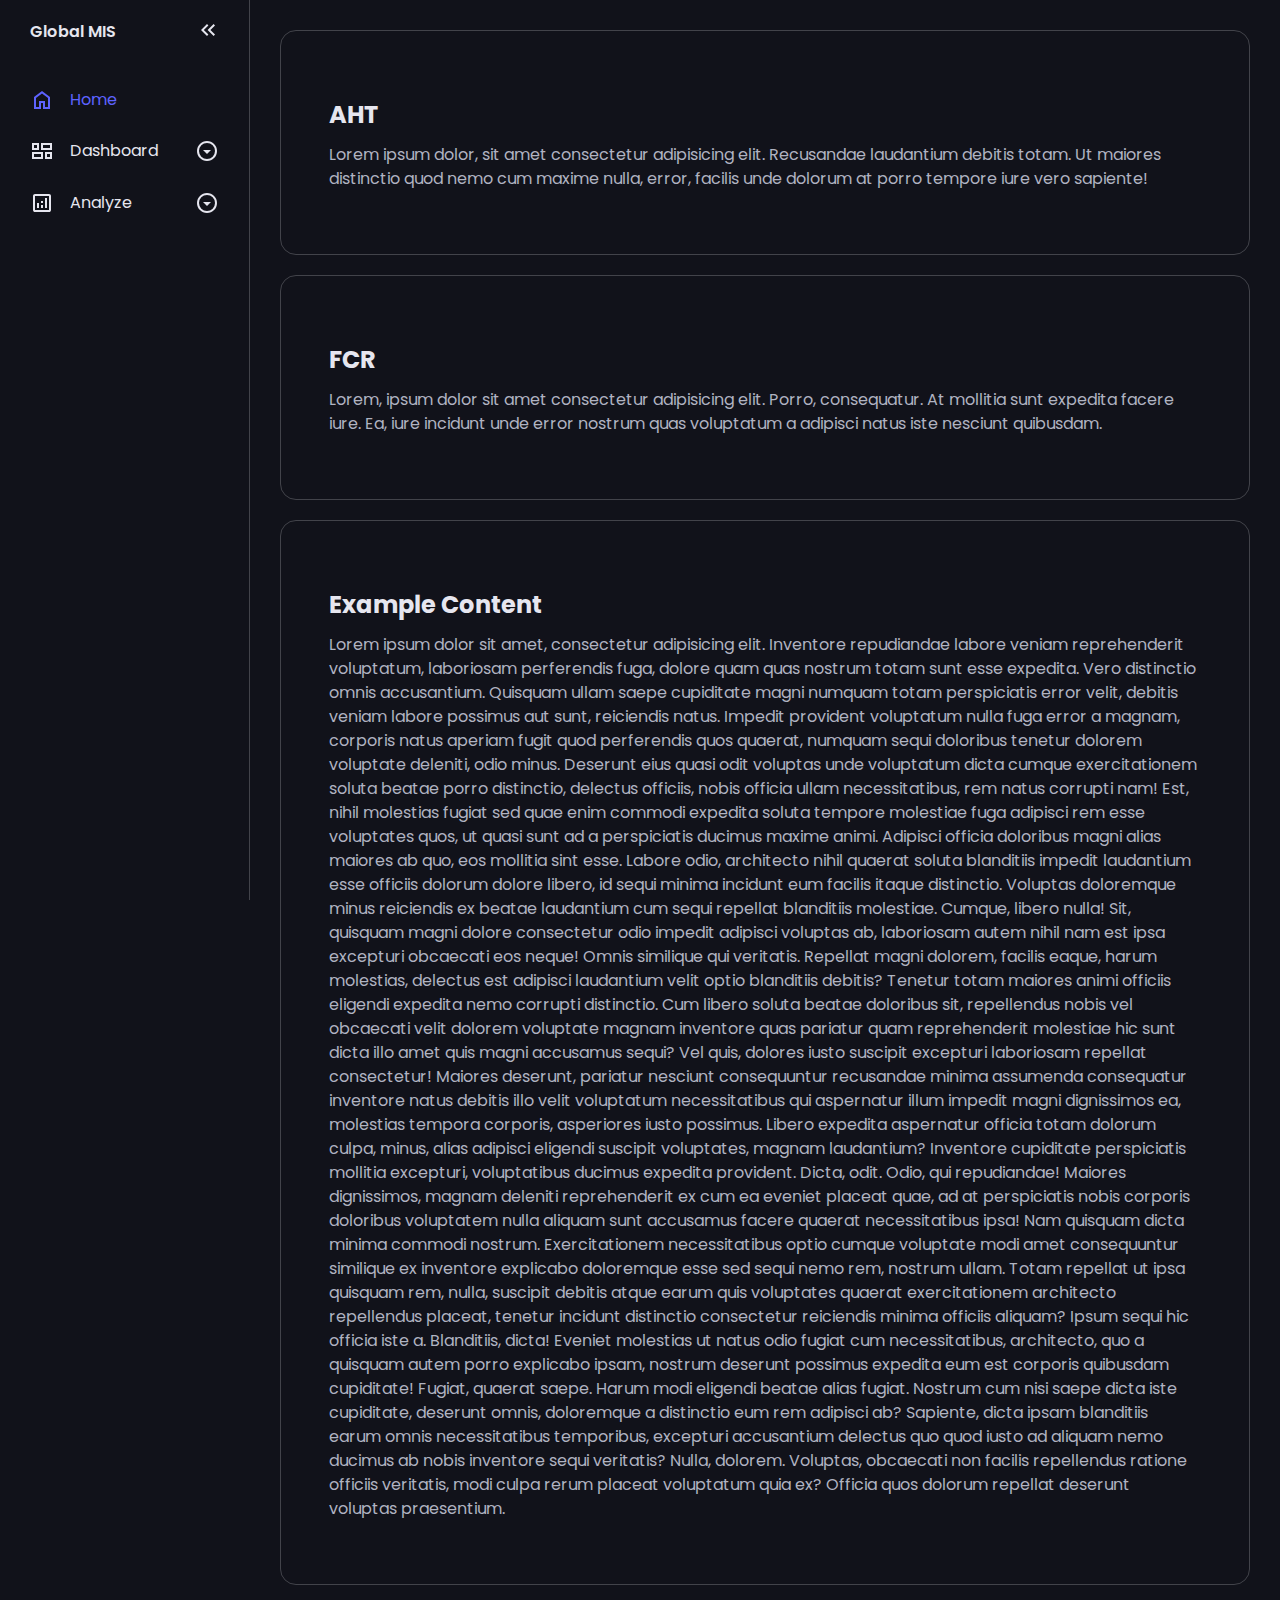
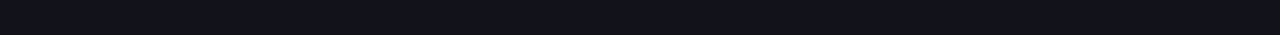
<file: index.html>
<!DOCTYPE html>
<html lang="en">
<head>
    <meta charset="UTF-8">
    <meta name="viewport" content="width=device-width, initial-scale=1.0">
    <title>Home</title>
    <link rel="stylesheet" href="style.css">
    <script type="text/javascript" src="script.js" defer></script>
</head>
<body>
    <nav id="sidebar">
        <ul>
            <li>
                <span class="logo">Global MIS</span>
                <button onclick=toggleSidebar() id="toggle-btn">
                    <svg xmlns="http://www.w3.org/2000/svg" height="24px" viewBox="0 -960 960 960" width="24px" fill="#4B77D1"><path d="M440-240 200-480l240-240 56 56-183 184 183 184-56 56Zm264 0L464-480l240-240 56 56-183 184 183 184-56 56Z"/></svg>
                </button>
            </li>
            <li class="active">
                <a href="index.html">
                    <svg xmlns="http://www.w3.org/2000/svg" height="24px" viewBox="0 -960 960 960" width="24px" fill="#4B77D1"><path d="M240-200h120v-240h240v240h120v-360L480-740 240-560v360Zm-80 80v-480l320-240 320 240v480H520v-240h-80v240H160Zm320-350Z"/></svg>
                    <span>Home</span>
                </a>
            </li>
            <li>
                <button onclick=toggleSubMenu(this) class="dropdown-btn">
                    <svg xmlns="http://www.w3.org/2000/svg" height="24px" viewBox="0 -960 960 960" width="24px" fill="#4B77D1"><path d="M600-160v-280h280v280H600ZM440-520v-280h440v280H440ZM80-160v-280h440v280H80Zm0-360v-280h280v280H80Zm440-80h280v-120H520v120ZM160-240h280v-120H160v120Zm520 0h120v-120H680v120ZM160-600h120v-120H160v120Zm360 0Zm-80 240Zm240 0ZM280-600Z"/></svg>
                    <span>Dashboard</span>
                    <svg xmlns="http://www.w3.org/2000/svg" height="24px" viewBox="0 -960 960 960" width="24px" fill="#4B77D1"><path d="m480-360 160-160H320l160 160Zm0 280q-83 0-156-31.5T197-197q-54-54-85.5-127T80-480q0-83 31.5-156T197-763q54-54 127-85.5T480-880q83 0 156 31.5T763-763q54 54 85.5 127T880-480q0 83-31.5 156T763-197q-54 54-127 85.5T480-80Zm0-80q134 0 227-93t93-227q0-134-93-227t-227-93q-134 0-227 93t-93 227q0 134 93 227t227 93Zm0-320Z"/></svg>
                </button>
                <ul class="sub-menu">
                <div>
                    <li>
                        <a href="site.html">
                            <svg xmlns="http://www.w3.org/2000/svg" height="24px" viewBox="0 -960 960 960" width="24px" fill="#4B77D1"><path d="M120-120v-560h240v-80l120-120 120 120v240h240v400H120Zm80-80h80v-80h-80v80Zm0-160h80v-80h-80v80Zm0-160h80v-80h-80v80Zm240 320h80v-80h-80v80Zm0-160h80v-80h-80v80Zm0-160h80v-80h-80v80Zm0-160h80v-80h-80v80Zm240 480h80v-80h-80v80Zm0-160h80v-80h-80v80Z"/></svg>
                            <span>Site</span>
                        </a>
                    </li>
                    <li>
                        <a href="team.html">
                            <svg xmlns="http://www.w3.org/2000/svg" height="24px" viewBox="0 -960 960 960" width="24px" fill="#4B77D1"><path d="M0-240v-63q0-43 44-70t116-27q13 0 25 .5t23 2.5q-14 21-21 44t-7 48v65H0Zm240 0v-65q0-32 17.5-58.5T307-410q32-20 76.5-30t96.5-10q53 0 97.5 10t76.5 30q32 20 49 46.5t17 58.5v65H240Zm540 0v-65q0-26-6.5-49T754-397q11-2 22.5-2.5t23.5-.5q72 0 116 26.5t44 70.5v63H780Zm-455-80h311q-10-20-55.5-35T480-370q-55 0-100.5 15T325-320ZM160-440q-33 0-56.5-23.5T80-520q0-34 23.5-57t56.5-23q34 0 57 23t23 57q0 33-23 56.5T160-440Zm640 0q-33 0-56.5-23.5T720-520q0-34 23.5-57t56.5-23q34 0 57 23t23 57q0 33-23 56.5T800-440Zm-320-40q-50 0-85-35t-35-85q0-51 35-85.5t85-34.5q51 0 85.5 34.5T600-600q0 50-34.5 85T480-480Zm0-80q17 0 28.5-11.5T520-600q0-17-11.5-28.5T480-640q-17 0-28.5 11.5T440-600q0 17 11.5 28.5T480-560Zm1 240Zm-1-280Z"/></svg>
                            <span>Team</span>
                        </a>
                    </li>
                    <li>
                        <a href="individual.html">
                            <svg xmlns="http://www.w3.org/2000/svg" height="24px" viewBox="0 -960 960 960" width="24px" fill="#4B77D1"><path d="M440-480q-66 0-113-47t-47-113q0-66 47-113t113-47q66 0 113 47t47 113q0 66-47 113t-113 47Zm0-80q33 0 56.5-23.5T520-640q0-33-23.5-56.5T440-720q-33 0-56.5 23.5T360-640q0 33 23.5 56.5T440-560ZM884-20 756-148q-21 12-45 20t-51 8q-75 0-127.5-52.5T480-300q0-75 52.5-127.5T660-480q75 0 127.5 52.5T840-300q0 27-8 51t-20 45L940-76l-56 56ZM660-200q42 0 71-29t29-71q0-42-29-71t-71-29q-42 0-71 29t-29 71q0 42 29 71t71 29Zm-540 40v-111q0-34 17-63t47-44q51-26 115-44t142-18q-12 18-20.5 38.5T407-359q-60 5-107 20.5T221-306q-10 5-15.5 14.5T200-271v31h207q5 22 13.5 42t20.5 38H120Zm320-480Zm-33 400Z"/></svg>
                            <span>Individual</span>
                        </a>
                    </li>
                </div>
                </ul>
            </li>
            <li>
                <button onclick=toggleSubMenu(this) class="dropdown-btn">
                    <svg xmlns="http://www.w3.org/2000/svg" height="24px" viewBox="0 -960 960 960" width="24px" fill="#4B77D1"><path d="M280-280h80v-200h-80v200Zm320 0h80v-400h-80v400Zm-160 0h80v-120h-80v120Zm0-200h80v-80h-80v80ZM200-120q-33 0-56.5-23.5T120-200v-560q0-33 23.5-56.5T200-840h560q33 0 56.5 23.5T840-760v560q0 33-23.5 56.5T760-120H200Zm0-80h560v-560H200v560Zm0-560v560-560Z"/></svg>
                    <span>Analyze</span>
                    <svg xmlns="http://www.w3.org/2000/svg" height="24px" viewBox="0 -960 960 960" width="24px" fill="#4B77D1"><path d="m480-360 160-160H320l160 160Zm0 280q-83 0-156-31.5T197-197q-54-54-85.5-127T80-480q0-83 31.5-156T197-763q54-54 127-85.5T480-880q83 0 156 31.5T763-763q54 54 85.5 127T880-480q0 83-31.5 156T763-197q-54 54-127 85.5T480-80Zm0-80q134 0 227-93t93-227q0-134-93-227t-227-93q-134 0-227 93t-93 227q0 134 93 227t227 93Zm0-320Z"/></svg>
                </button>
                <ul class="sub-menu">
                <div>
                    <li>
                        <a href="data.html">
                            <svg xmlns="http://www.w3.org/2000/svg" height="24px" viewBox="0 -960 960 960" width="24px" fill="#4B77D1"><path d="M480-320 280-520l56-58 104 104v-326h80v326l104-104 56 58-200 200ZM240-160q-33 0-56.5-23.5T160-240v-120h80v120h480v-120h80v120q0 33-23.5 56.5T720-160H240Z"/></svg>
                            <span>Download Data</span>
                        </a>
                    </li>
                    <li>
                        <a href="report.html">
                            <svg xmlns="http://www.w3.org/2000/svg" height="24px" viewBox="0 -960 960 960" width="24px" fill="#4B77D1"><path d="M480-280q17 0 28.5-11.5T520-320q0-17-11.5-28.5T480-360q-17 0-28.5 11.5T440-320q0 17 11.5 28.5T480-280Zm-40-160h80v-240h-80v240ZM330-120 120-330v-300l210-210h300l210 210v300L630-120H330Zm34-80h232l164-164v-232L596-760H364L200-596v232l164 164Zm116-280Z"/></svg>
                            <span>Report</span>
                        </a>
                    </li>
                </div>
                </ul>
            </li>
        </ul>
    </nav>
    <main>
        <div class="container">
            <h2>AHT</h2>
            <p>Lorem ipsum dolor, sit amet consectetur adipisicing elit. Recusandae laudantium debitis totam. Ut maiores distinctio quod nemo cum maxime nulla, error, facilis unde dolorum at porro tempore iure vero sapiente!</p>
        </div>
        <div class="container">
            <h2>FCR</h2>
            <p>Lorem, ipsum dolor sit amet consectetur adipisicing elit. Porro, consequatur. At mollitia sunt expedita facere iure. Ea, iure incidunt unde error nostrum quas voluptatum a adipisci natus iste nesciunt quibusdam.</p>
        </div>
        <div class="container">
            <h2>Example Content</h2>
            <p>Lorem ipsum dolor sit amet, consectetur adipisicing elit. Inventore repudiandae labore veniam reprehenderit voluptatum, laboriosam perferendis fuga, dolore quam quas nostrum totam sunt esse expedita. Vero distinctio omnis accusantium. Quisquam ullam saepe cupiditate magni numquam totam perspiciatis error velit, debitis veniam labore possimus aut sunt, reiciendis natus. Impedit provident voluptatum nulla fuga error a magnam, corporis natus aperiam fugit quod perferendis quos quaerat, numquam sequi doloribus tenetur dolorem voluptate deleniti, odio minus. Deserunt eius quasi odit voluptas unde voluptatum dicta cumque exercitationem soluta beatae porro distinctio, delectus officiis, nobis officia ullam necessitatibus, rem natus corrupti nam! Est, nihil molestias fugiat sed quae enim commodi expedita soluta tempore molestiae fuga adipisci rem esse voluptates quos, ut quasi sunt ad a perspiciatis ducimus maxime animi. Adipisci officia doloribus magni alias maiores ab quo, eos mollitia sint esse. Labore odio, architecto nihil quaerat soluta blanditiis impedit laudantium esse officiis dolorum dolore libero, id sequi minima incidunt eum facilis itaque distinctio. Voluptas doloremque minus reiciendis ex beatae laudantium cum sequi repellat blanditiis molestiae. Cumque, libero nulla! Sit, quisquam magni dolore consectetur odio impedit adipisci voluptas ab, laboriosam autem nihil nam est ipsa excepturi obcaecati eos neque! Omnis similique qui veritatis. Repellat magni dolorem, facilis eaque, harum molestias, delectus est adipisci laudantium velit optio blanditiis debitis? Tenetur totam maiores animi officiis eligendi expedita nemo corrupti distinctio. Cum libero soluta beatae doloribus sit, repellendus nobis vel obcaecati velit dolorem voluptate magnam inventore quas pariatur quam reprehenderit molestiae hic sunt dicta illo amet quis magni accusamus sequi? Vel quis, dolores iusto suscipit excepturi laboriosam repellat consectetur! Maiores deserunt, pariatur nesciunt consequuntur recusandae minima assumenda consequatur inventore natus debitis illo velit voluptatum necessitatibus qui aspernatur illum impedit magni dignissimos ea, molestias tempora corporis, asperiores iusto possimus. Libero expedita aspernatur officia totam dolorum culpa, minus, alias adipisci eligendi suscipit voluptates, magnam laudantium? Inventore cupiditate perspiciatis mollitia excepturi, voluptatibus ducimus expedita provident. Dicta, odit. Odio, qui repudiandae! Maiores dignissimos, magnam deleniti reprehenderit ex cum ea eveniet placeat quae, ad at perspiciatis nobis corporis doloribus voluptatem nulla aliquam sunt accusamus facere quaerat necessitatibus ipsa! Nam quisquam dicta minima commodi nostrum. Exercitationem necessitatibus optio cumque voluptate modi amet consequuntur similique ex inventore explicabo doloremque esse sed sequi nemo rem, nostrum ullam. Totam repellat ut ipsa quisquam rem, nulla, suscipit debitis atque earum quis voluptates quaerat exercitationem architecto repellendus placeat, tenetur incidunt distinctio consectetur reiciendis minima officiis aliquam? Ipsum sequi hic officia iste a. Blanditiis, dicta! Eveniet molestias ut natus odio fugiat cum necessitatibus, architecto, quo a quisquam autem porro explicabo ipsam, nostrum deserunt possimus expedita eum est corporis quibusdam cupiditate! Fugiat, quaerat saepe. Harum modi eligendi beatae alias fugiat. Nostrum cum nisi saepe dicta iste cupiditate, deserunt omnis, doloremque a distinctio eum rem adipisci ab? Sapiente, dicta ipsam blanditiis earum omnis necessitatibus temporibus, excepturi accusantium delectus quo quod iusto ad aliquam nemo ducimus ab nobis inventore sequi veritatis? Nulla, dolorem. Voluptas, obcaecati non facilis repellendus ratione officiis veritatis, modi culpa rerum placeat voluptatum quia ex? Officia quos dolorum repellat deserunt voluptas praesentium.</p>
        </div>
    </main>
</body>
</html>
</file>
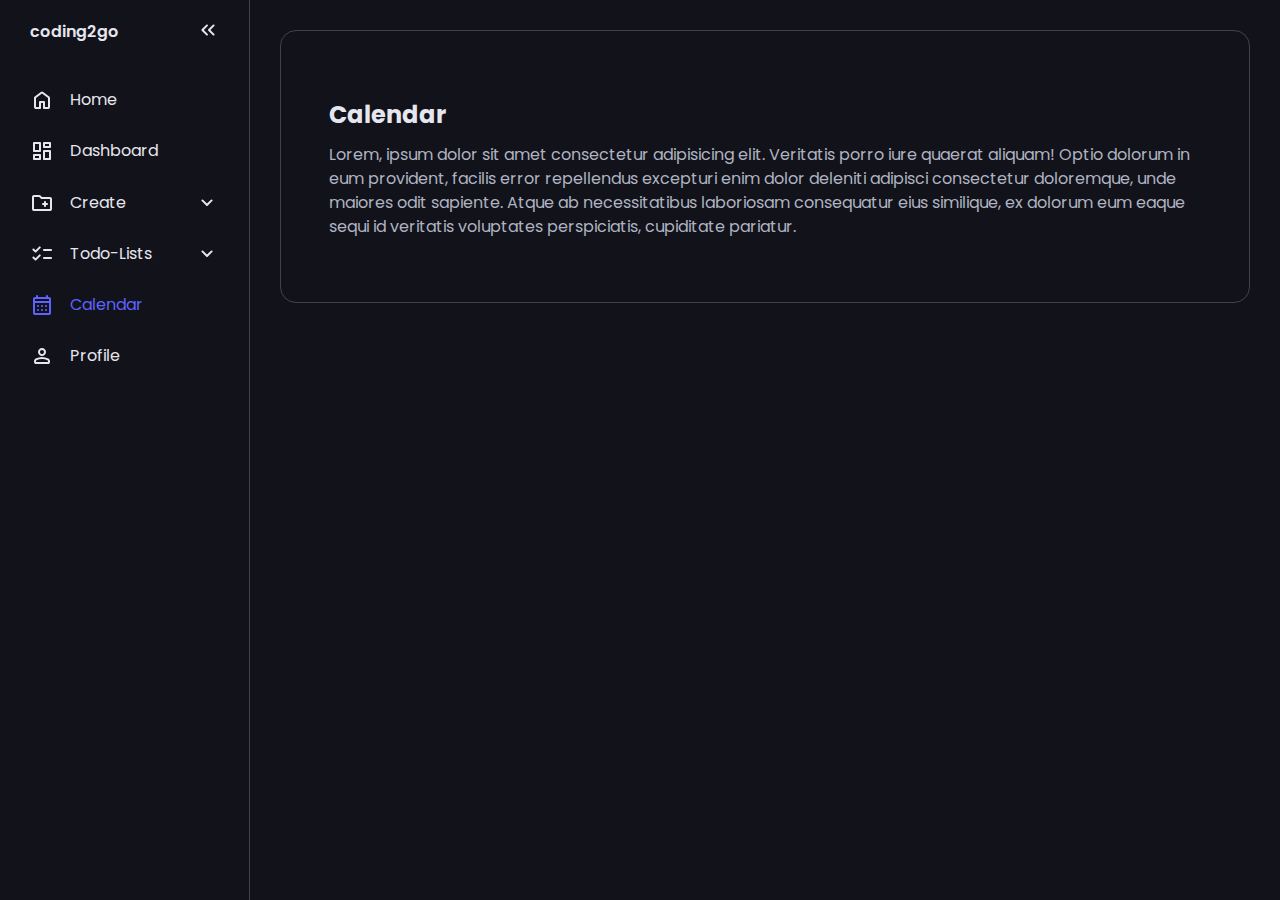
<file: calendar.html>
<!DOCTYPE html>
<html lang="en">
<head>
  <meta charset="UTF-8">
  <meta name="viewport" content="width=device-width, initial-scale=1.0">
  <title>Calendar</title>
  <link rel="stylesheet" href="style.css">
  <script type="text/javascript" src="app.js" defer></script>
</head>
<body>
  <nav id="sidebar">
    <ul>
      <li>
        <span class="logo">coding2go</span>
        <button onclick=toggleSidebar() id="toggle-btn">
          <svg xmlns="http://www.w3.org/2000/svg" height="24px" viewBox="0 -960 960 960" width="24px" fill="#e8eaed"><path d="m313-480 155 156q11 11 11.5 27.5T468-268q-11 11-28 11t-28-11L228-452q-6-6-8.5-13t-2.5-15q0-8 2.5-15t8.5-13l184-184q11-11 27.5-11.5T468-692q11 11 11 28t-11 28L313-480Zm264 0 155 156q11 11 11.5 27.5T732-268q-11 11-28 11t-28-11L492-452q-6-6-8.5-13t-2.5-15q0-8 2.5-15t8.5-13l184-184q11-11 27.5-11.5T732-692q11 11 11 28t-11 28L577-480Z"/></svg>
        </button>
      </li>
      <li>
        <a href="index.html">
          <svg xmlns="http://www.w3.org/2000/svg" height="24px" viewBox="0 -960 960 960" width="24px" fill="#e8eaed"><path d="M240-200h120v-200q0-17 11.5-28.5T400-440h160q17 0 28.5 11.5T600-400v200h120v-360L480-740 240-560v360Zm-80 0v-360q0-19 8.5-36t23.5-28l240-180q21-16 48-16t48 16l240 180q15 11 23.5 28t8.5 36v360q0 33-23.5 56.5T720-120H560q-17 0-28.5-11.5T520-160v-200h-80v200q0 17-11.5 28.5T400-120H240q-33 0-56.5-23.5T160-200Zm320-270Z"/></svg>
          <span>Home</span>
        </a>
      </li>
      <li>
        <a href="dashboard.html">
          <svg xmlns="http://www.w3.org/2000/svg" height="24px" viewBox="0 -960 960 960" width="24px" fill="#e8eaed"><path d="M520-640v-160q0-17 11.5-28.5T560-840h240q17 0 28.5 11.5T840-800v160q0 17-11.5 28.5T800-600H560q-17 0-28.5-11.5T520-640ZM120-480v-320q0-17 11.5-28.5T160-840h240q17 0 28.5 11.5T440-800v320q0 17-11.5 28.5T400-440H160q-17 0-28.5-11.5T120-480Zm400 320v-320q0-17 11.5-28.5T560-520h240q17 0 28.5 11.5T840-480v320q0 17-11.5 28.5T800-120H560q-17 0-28.5-11.5T520-160Zm-400 0v-160q0-17 11.5-28.5T160-360h240q17 0 28.5 11.5T440-320v160q0 17-11.5 28.5T400-120H160q-17 0-28.5-11.5T120-160Zm80-360h160v-240H200v240Zm400 320h160v-240H600v240Zm0-480h160v-80H600v80ZM200-200h160v-80H200v80Zm160-320Zm240-160Zm0 240ZM360-280Z"/></svg>
          <span>Dashboard</span>
        </a>
      </li>
      <li>
        <button onclick=toggleSubMenu(this) class="dropdown-btn">
          <svg xmlns="http://www.w3.org/2000/svg" height="24px" viewBox="0 -960 960 960" width="24px" fill="#e8eaed"><path d="M160-160q-33 0-56.5-23.5T80-240v-480q0-33 23.5-56.5T160-800h207q16 0 30.5 6t25.5 17l57 57h320q33 0 56.5 23.5T880-640v400q0 33-23.5 56.5T800-160H160Zm0-80h640v-400H447l-80-80H160v480Zm0 0v-480 480Zm400-160v40q0 17 11.5 28.5T600-320q17 0 28.5-11.5T640-360v-40h40q17 0 28.5-11.5T720-440q0-17-11.5-28.5T680-480h-40v-40q0-17-11.5-28.5T600-560q-17 0-28.5 11.5T560-520v40h-40q-17 0-28.5 11.5T480-440q0 17 11.5 28.5T520-400h40Z"/></svg>
          <span>Create</span>
          <svg xmlns="http://www.w3.org/2000/svg" height="24px" viewBox="0 -960 960 960" width="24px" fill="#e8eaed"><path d="M480-361q-8 0-15-2.5t-13-8.5L268-556q-11-11-11-28t11-28q11-11 28-11t28 11l156 156 156-156q11-11 28-11t28 11q11 11 11 28t-11 28L508-372q-6 6-13 8.5t-15 2.5Z"/></svg>
        </button>
        <ul class="sub-menu">
          <div>
            <li><a href="#">Folder</a></li>
            <li><a href="#">Document</a></li>
            <li><a href="#">Project</a></li>
          </div>
        </ul>
      </li>
      <li>
        <button onclick=toggleSubMenu(this) class="dropdown-btn">
          <svg xmlns="http://www.w3.org/2000/svg" height="24px" viewBox="0 -960 960 960" width="24px" fill="#e8eaed"><path d="m221-313 142-142q12-12 28-11.5t28 12.5q11 12 11 28t-11 28L250-228q-12 12-28 12t-28-12l-86-86q-11-11-11-28t11-28q11-11 28-11t28 11l57 57Zm0-320 142-142q12-12 28-11.5t28 12.5q11 12 11 28t-11 28L250-548q-12 12-28 12t-28-12l-86-86q-11-11-11-28t11-28q11-11 28-11t28 11l57 57Zm339 353q-17 0-28.5-11.5T520-320q0-17 11.5-28.5T560-360h280q17 0 28.5 11.5T880-320q0 17-11.5 28.5T840-280H560Zm0-320q-17 0-28.5-11.5T520-640q0-17 11.5-28.5T560-680h280q17 0 28.5 11.5T880-640q0 17-11.5 28.5T840-600H560Z"/></svg>
          <span>Todo-Lists</span>
          <svg xmlns="http://www.w3.org/2000/svg" height="24px" viewBox="0 -960 960 960" width="24px" fill="#e8eaed"><path d="M480-361q-8 0-15-2.5t-13-8.5L268-556q-11-11-11-28t11-28q11-11 28-11t28 11l156 156 156-156q11-11 28-11t28 11q11 11 11 28t-11 28L508-372q-6 6-13 8.5t-15 2.5Z"/></svg>
        </button>
        <ul class="sub-menu">
          <div>
            <li><a href="#">Work</a></li>
            <li><a href="#">Private</a></li>
            <li><a href="#">Coding</a></li>
            <li><a href="#">Gardening</a></li>
            <li><a href="#">School</a></li>
          </div>
        </ul>
      </li>
      <li class="active">
        <a href="calendar.html">
          <svg xmlns="http://www.w3.org/2000/svg" height="24px" viewBox="0 -960 960 960" width="24px" fill="#e8eaed"><path d="M200-80q-33 0-56.5-23.5T120-160v-560q0-33 23.5-56.5T200-800h40v-40q0-17 11.5-28.5T280-880q17 0 28.5 11.5T320-840v40h320v-40q0-17 11.5-28.5T680-880q17 0 28.5 11.5T720-840v40h40q33 0 56.5 23.5T840-720v560q0 33-23.5 56.5T760-80H200Zm0-80h560v-400H200v400Zm0-480h560v-80H200v80Zm0 0v-80 80Zm280 240q-17 0-28.5-11.5T440-440q0-17 11.5-28.5T480-480q17 0 28.5 11.5T520-440q0 17-11.5 28.5T480-400Zm-160 0q-17 0-28.5-11.5T280-440q0-17 11.5-28.5T320-480q17 0 28.5 11.5T360-440q0 17-11.5 28.5T320-400Zm320 0q-17 0-28.5-11.5T600-440q0-17 11.5-28.5T640-480q17 0 28.5 11.5T680-440q0 17-11.5 28.5T640-400ZM480-240q-17 0-28.5-11.5T440-280q0-17 11.5-28.5T480-320q17 0 28.5 11.5T520-280q0 17-11.5 28.5T480-240Zm-160 0q-17 0-28.5-11.5T280-280q0-17 11.5-28.5T320-320q17 0 28.5 11.5T360-280q0 17-11.5 28.5T320-240Zm320 0q-17 0-28.5-11.5T600-280q0-17 11.5-28.5T640-320q17 0 28.5 11.5T680-280q0 17-11.5 28.5T640-240Z"/></svg>
          <span>Calendar</span>
        </a>
      </li>
      <li>
        <a href="profile.html">
          <svg xmlns="http://www.w3.org/2000/svg" height="24px" viewBox="0 -960 960 960" width="24px" fill="#e8eaed"><path d="M480-480q-66 0-113-47t-47-113q0-66 47-113t113-47q66 0 113 47t47 113q0 66-47 113t-113 47ZM160-240v-32q0-34 17.5-62.5T224-378q62-31 126-46.5T480-440q66 0 130 15.5T736-378q29 15 46.5 43.5T800-272v32q0 33-23.5 56.5T720-160H240q-33 0-56.5-23.5T160-240Zm80 0h480v-32q0-11-5.5-20T700-306q-54-27-109-40.5T480-360q-56 0-111 13.5T260-306q-9 5-14.5 14t-5.5 20v32Zm240-320q33 0 56.5-23.5T560-640q0-33-23.5-56.5T480-720q-33 0-56.5 23.5T400-640q0 33 23.5 56.5T480-560Zm0-80Zm0 400Z"/></svg>
          <span>Profile</span>
        </a>
      </li>
    </ul>
  </nav>
  <main>
    <div class="container">
      <h2>Calendar</h2>
      <p>Lorem, ipsum dolor sit amet consectetur adipisicing elit. Veritatis porro iure quaerat aliquam! Optio dolorum in eum provident, facilis error repellendus excepturi enim dolor deleniti adipisci consectetur doloremque, unde maiores odit sapiente. Atque ab necessitatibus laboriosam consequatur eius similique, ex dolorum eum eaque sequi id veritatis voluptates perspiciatis, cupiditate pariatur.</p>
    </div>
  </main>
</body>
</html>
</file>
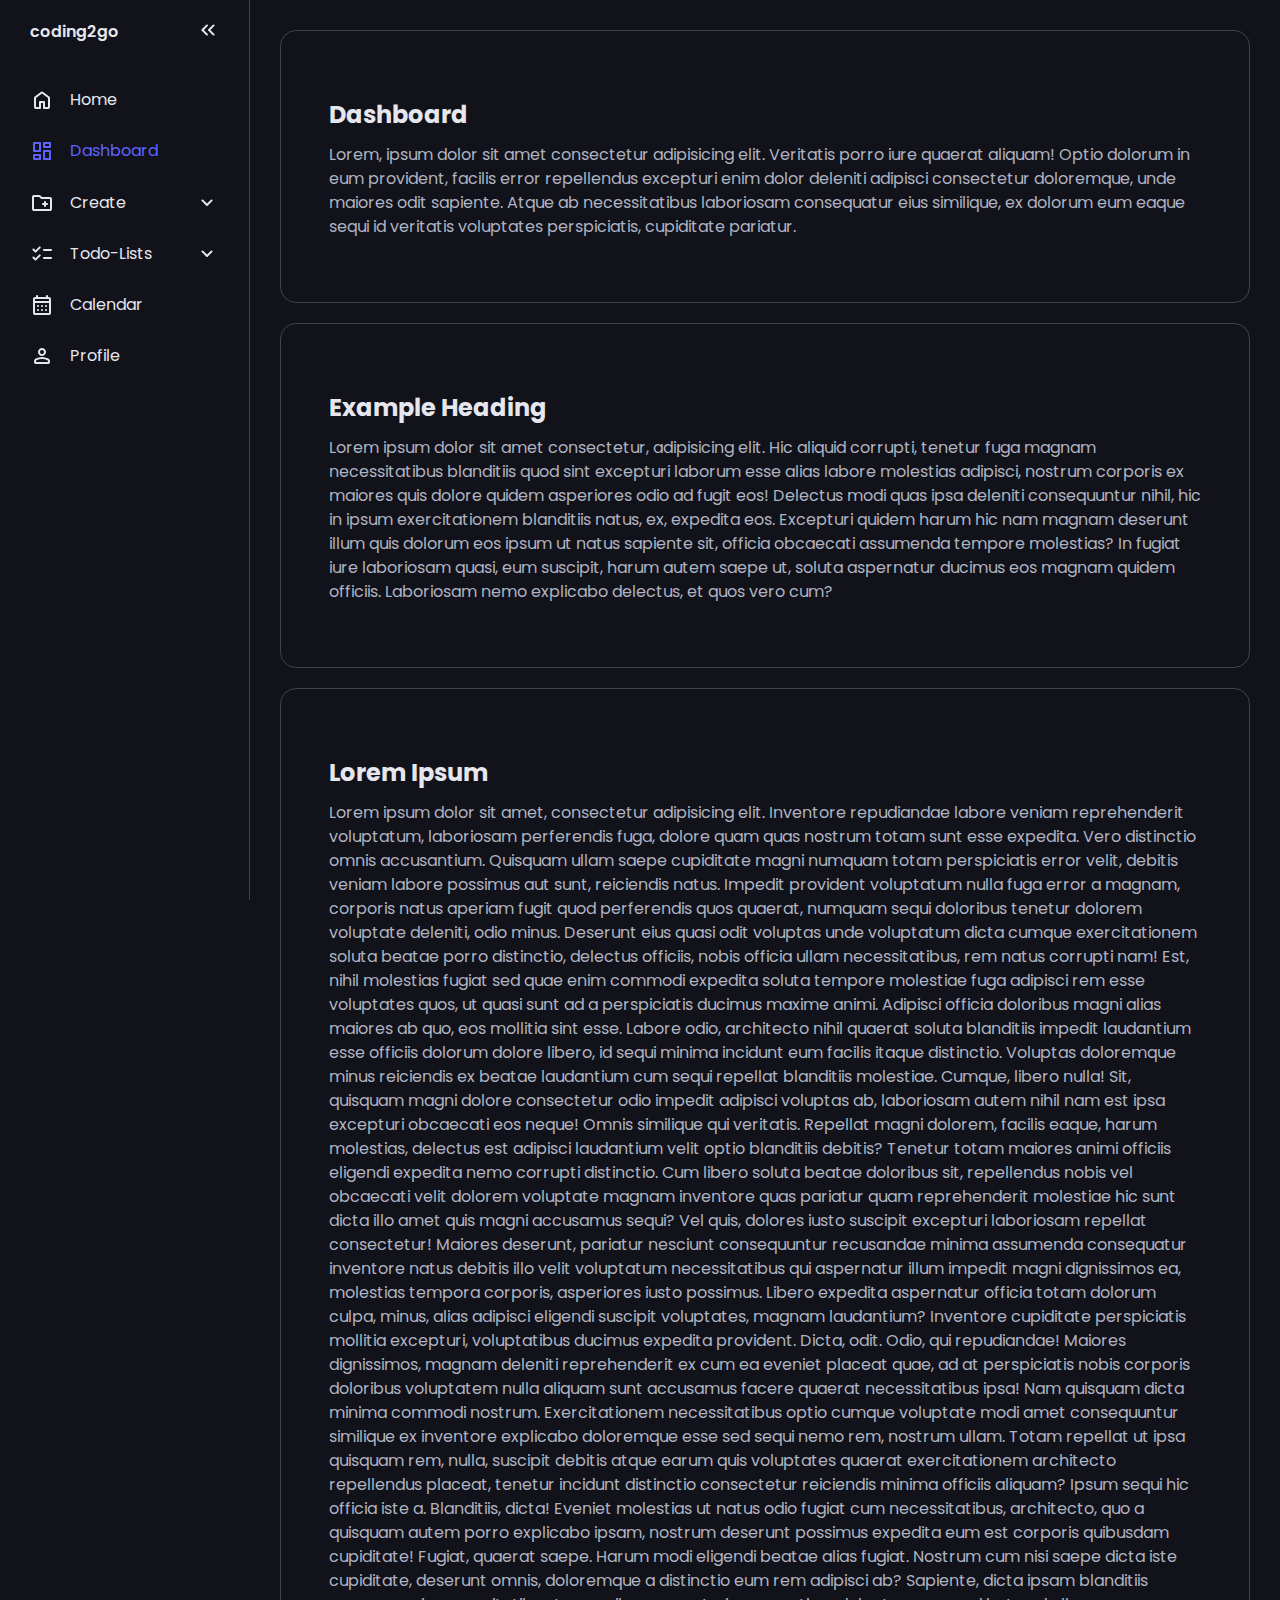
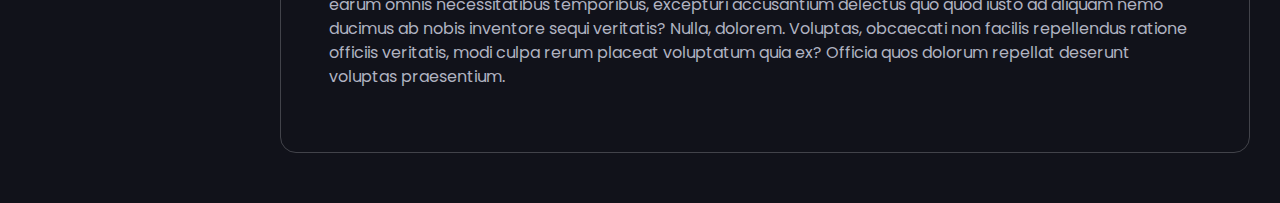
<file: dashboard.html>
<!DOCTYPE html>
<html lang="en">
<head>
  <meta charset="UTF-8">
  <meta name="viewport" content="width=device-width, initial-scale=1.0">
  <title>Dashboard</title>
  <link rel="stylesheet" href="style.css">
  <script type="text/javascript" src="app.js" defer></script>
</head>
<body>
  <nav id="sidebar">
    <ul>
      <li>
        <span class="logo">coding2go</span>
        <button onclick=toggleSidebar() id="toggle-btn">
          <svg xmlns="http://www.w3.org/2000/svg" height="24px" viewBox="0 -960 960 960" width="24px" fill="#e8eaed"><path d="m313-480 155 156q11 11 11.5 27.5T468-268q-11 11-28 11t-28-11L228-452q-6-6-8.5-13t-2.5-15q0-8 2.5-15t8.5-13l184-184q11-11 27.5-11.5T468-692q11 11 11 28t-11 28L313-480Zm264 0 155 156q11 11 11.5 27.5T732-268q-11 11-28 11t-28-11L492-452q-6-6-8.5-13t-2.5-15q0-8 2.5-15t8.5-13l184-184q11-11 27.5-11.5T732-692q11 11 11 28t-11 28L577-480Z"/></svg>
        </button>
      </li>
      <li>
        <a href="index.html">
          <svg xmlns="http://www.w3.org/2000/svg" height="24px" viewBox="0 -960 960 960" width="24px" fill="#e8eaed"><path d="M240-200h120v-200q0-17 11.5-28.5T400-440h160q17 0 28.5 11.5T600-400v200h120v-360L480-740 240-560v360Zm-80 0v-360q0-19 8.5-36t23.5-28l240-180q21-16 48-16t48 16l240 180q15 11 23.5 28t8.5 36v360q0 33-23.5 56.5T720-120H560q-17 0-28.5-11.5T520-160v-200h-80v200q0 17-11.5 28.5T400-120H240q-33 0-56.5-23.5T160-200Zm320-270Z"/></svg>
          <span>Home</span>
        </a>
      </li>
      <li class="active">
        <a href="dashboard.html">
          <svg xmlns="http://www.w3.org/2000/svg" height="24px" viewBox="0 -960 960 960" width="24px" fill="#e8eaed"><path d="M520-640v-160q0-17 11.5-28.5T560-840h240q17 0 28.5 11.5T840-800v160q0 17-11.5 28.5T800-600H560q-17 0-28.5-11.5T520-640ZM120-480v-320q0-17 11.5-28.5T160-840h240q17 0 28.5 11.5T440-800v320q0 17-11.5 28.5T400-440H160q-17 0-28.5-11.5T120-480Zm400 320v-320q0-17 11.5-28.5T560-520h240q17 0 28.5 11.5T840-480v320q0 17-11.5 28.5T800-120H560q-17 0-28.5-11.5T520-160Zm-400 0v-160q0-17 11.5-28.5T160-360h240q17 0 28.5 11.5T440-320v160q0 17-11.5 28.5T400-120H160q-17 0-28.5-11.5T120-160Zm80-360h160v-240H200v240Zm400 320h160v-240H600v240Zm0-480h160v-80H600v80ZM200-200h160v-80H200v80Zm160-320Zm240-160Zm0 240ZM360-280Z"/></svg>
          <span>Dashboard</span>
        </a>
      </li>
      <li>
        <button onclick=toggleSubMenu(this) class="dropdown-btn">
          <svg xmlns="http://www.w3.org/2000/svg" height="24px" viewBox="0 -960 960 960" width="24px" fill="#e8eaed"><path d="M160-160q-33 0-56.5-23.5T80-240v-480q0-33 23.5-56.5T160-800h207q16 0 30.5 6t25.5 17l57 57h320q33 0 56.5 23.5T880-640v400q0 33-23.5 56.5T800-160H160Zm0-80h640v-400H447l-80-80H160v480Zm0 0v-480 480Zm400-160v40q0 17 11.5 28.5T600-320q17 0 28.5-11.5T640-360v-40h40q17 0 28.5-11.5T720-440q0-17-11.5-28.5T680-480h-40v-40q0-17-11.5-28.5T600-560q-17 0-28.5 11.5T560-520v40h-40q-17 0-28.5 11.5T480-440q0 17 11.5 28.5T520-400h40Z"/></svg>
          <span>Create</span>
          <svg xmlns="http://www.w3.org/2000/svg" height="24px" viewBox="0 -960 960 960" width="24px" fill="#e8eaed"><path d="M480-361q-8 0-15-2.5t-13-8.5L268-556q-11-11-11-28t11-28q11-11 28-11t28 11l156 156 156-156q11-11 28-11t28 11q11 11 11 28t-11 28L508-372q-6 6-13 8.5t-15 2.5Z"/></svg>
        </button>
        <ul class="sub-menu">
          <div>
            <li><a href="#">Folder</a></li>
            <li><a href="#">Document</a></li>
            <li><a href="#">Project</a></li>
          </div>
        </ul>
      </li>
      <li>
        <button onclick=toggleSubMenu(this) class="dropdown-btn">
          <svg xmlns="http://www.w3.org/2000/svg" height="24px" viewBox="0 -960 960 960" width="24px" fill="#e8eaed"><path d="m221-313 142-142q12-12 28-11.5t28 12.5q11 12 11 28t-11 28L250-228q-12 12-28 12t-28-12l-86-86q-11-11-11-28t11-28q11-11 28-11t28 11l57 57Zm0-320 142-142q12-12 28-11.5t28 12.5q11 12 11 28t-11 28L250-548q-12 12-28 12t-28-12l-86-86q-11-11-11-28t11-28q11-11 28-11t28 11l57 57Zm339 353q-17 0-28.5-11.5T520-320q0-17 11.5-28.5T560-360h280q17 0 28.5 11.5T880-320q0 17-11.5 28.5T840-280H560Zm0-320q-17 0-28.5-11.5T520-640q0-17 11.5-28.5T560-680h280q17 0 28.5 11.5T880-640q0 17-11.5 28.5T840-600H560Z"/></svg>
          <span>Todo-Lists</span>
          <svg xmlns="http://www.w3.org/2000/svg" height="24px" viewBox="0 -960 960 960" width="24px" fill="#e8eaed"><path d="M480-361q-8 0-15-2.5t-13-8.5L268-556q-11-11-11-28t11-28q11-11 28-11t28 11l156 156 156-156q11-11 28-11t28 11q11 11 11 28t-11 28L508-372q-6 6-13 8.5t-15 2.5Z"/></svg>
        </button>
        <ul class="sub-menu">
          <div>
            <li><a href="#">Work</a></li>
            <li><a href="#">Private</a></li>
            <li><a href="#">Coding</a></li>
            <li><a href="#">Gardening</a></li>
            <li><a href="#">School</a></li>
          </div>
        </ul>
      </li>
      <li>
        <a href="calendar.html">
          <svg xmlns="http://www.w3.org/2000/svg" height="24px" viewBox="0 -960 960 960" width="24px" fill="#e8eaed"><path d="M200-80q-33 0-56.5-23.5T120-160v-560q0-33 23.5-56.5T200-800h40v-40q0-17 11.5-28.5T280-880q17 0 28.5 11.5T320-840v40h320v-40q0-17 11.5-28.5T680-880q17 0 28.5 11.5T720-840v40h40q33 0 56.5 23.5T840-720v560q0 33-23.5 56.5T760-80H200Zm0-80h560v-400H200v400Zm0-480h560v-80H200v80Zm0 0v-80 80Zm280 240q-17 0-28.5-11.5T440-440q0-17 11.5-28.5T480-480q17 0 28.5 11.5T520-440q0 17-11.5 28.5T480-400Zm-160 0q-17 0-28.5-11.5T280-440q0-17 11.5-28.5T320-480q17 0 28.5 11.5T360-440q0 17-11.5 28.5T320-400Zm320 0q-17 0-28.5-11.5T600-440q0-17 11.5-28.5T640-480q17 0 28.5 11.5T680-440q0 17-11.5 28.5T640-400ZM480-240q-17 0-28.5-11.5T440-280q0-17 11.5-28.5T480-320q17 0 28.5 11.5T520-280q0 17-11.5 28.5T480-240Zm-160 0q-17 0-28.5-11.5T280-280q0-17 11.5-28.5T320-320q17 0 28.5 11.5T360-280q0 17-11.5 28.5T320-240Zm320 0q-17 0-28.5-11.5T600-280q0-17 11.5-28.5T640-320q17 0 28.5 11.5T680-280q0 17-11.5 28.5T640-240Z"/></svg>
          <span>Calendar</span>
        </a>
      </li>
      <li>
        <a href="profile.html">
          <svg xmlns="http://www.w3.org/2000/svg" height="24px" viewBox="0 -960 960 960" width="24px" fill="#e8eaed"><path d="M480-480q-66 0-113-47t-47-113q0-66 47-113t113-47q66 0 113 47t47 113q0 66-47 113t-113 47ZM160-240v-32q0-34 17.5-62.5T224-378q62-31 126-46.5T480-440q66 0 130 15.5T736-378q29 15 46.5 43.5T800-272v32q0 33-23.5 56.5T720-160H240q-33 0-56.5-23.5T160-240Zm80 0h480v-32q0-11-5.5-20T700-306q-54-27-109-40.5T480-360q-56 0-111 13.5T260-306q-9 5-14.5 14t-5.5 20v32Zm240-320q33 0 56.5-23.5T560-640q0-33-23.5-56.5T480-720q-33 0-56.5 23.5T400-640q0 33 23.5 56.5T480-560Zm0-80Zm0 400Z"/></svg>
          <span>Profile</span>
        </a>
      </li>
    </ul>
  </nav>
  <main>
    <div class="container">
      <h2>Dashboard</h2>
      <p>Lorem, ipsum dolor sit amet consectetur adipisicing elit. Veritatis porro iure quaerat aliquam! Optio dolorum in eum provident, facilis error repellendus excepturi enim dolor deleniti adipisci consectetur doloremque, unde maiores odit sapiente. Atque ab necessitatibus laboriosam consequatur eius similique, ex dolorum eum eaque sequi id veritatis voluptates perspiciatis, cupiditate pariatur.</p>
    </div>
    <div class="container">
      <h2>Example Heading</h2>
      <p>Lorem ipsum dolor sit amet consectetur, adipisicing elit. Hic aliquid corrupti, tenetur fuga magnam necessitatibus blanditiis quod sint excepturi laborum esse alias labore molestias adipisci, nostrum corporis ex maiores quis dolore quidem asperiores odio ad fugit eos! Delectus modi quas ipsa deleniti consequuntur nihil, hic in ipsum exercitationem blanditiis natus, ex, expedita eos. Excepturi quidem harum hic nam magnam deserunt illum quis dolorum eos ipsum ut natus sapiente sit, officia obcaecati assumenda tempore molestias? In fugiat iure laboriosam quasi, eum suscipit, harum autem saepe ut, soluta aspernatur ducimus eos magnam quidem officiis. Laboriosam nemo explicabo delectus, et quos vero cum?</p>
    </div>
    <div class="container">
      <h2>Lorem Ipsum</h2>
      <p>Lorem ipsum dolor sit amet, consectetur adipisicing elit. Inventore repudiandae labore veniam reprehenderit voluptatum, laboriosam perferendis fuga, dolore quam quas nostrum totam sunt esse expedita. Vero distinctio omnis accusantium. Quisquam ullam saepe cupiditate magni numquam totam perspiciatis error velit, debitis veniam labore possimus aut sunt, reiciendis natus. Impedit provident voluptatum nulla fuga error a magnam, corporis natus aperiam fugit quod perferendis quos quaerat, numquam sequi doloribus tenetur dolorem voluptate deleniti, odio minus. Deserunt eius quasi odit voluptas unde voluptatum dicta cumque exercitationem soluta beatae porro distinctio, delectus officiis, nobis officia ullam necessitatibus, rem natus corrupti nam! Est, nihil molestias fugiat sed quae enim commodi expedita soluta tempore molestiae fuga adipisci rem esse voluptates quos, ut quasi sunt ad a perspiciatis ducimus maxime animi. Adipisci officia doloribus magni alias maiores ab quo, eos mollitia sint esse. Labore odio, architecto nihil quaerat soluta blanditiis impedit laudantium esse officiis dolorum dolore libero, id sequi minima incidunt eum facilis itaque distinctio. Voluptas doloremque minus reiciendis ex beatae laudantium cum sequi repellat blanditiis molestiae. Cumque, libero nulla! Sit, quisquam magni dolore consectetur odio impedit adipisci voluptas ab, laboriosam autem nihil nam est ipsa excepturi obcaecati eos neque! Omnis similique qui veritatis. Repellat magni dolorem, facilis eaque, harum molestias, delectus est adipisci laudantium velit optio blanditiis debitis? Tenetur totam maiores animi officiis eligendi expedita nemo corrupti distinctio. Cum libero soluta beatae doloribus sit, repellendus nobis vel obcaecati velit dolorem voluptate magnam inventore quas pariatur quam reprehenderit molestiae hic sunt dicta illo amet quis magni accusamus sequi? Vel quis, dolores iusto suscipit excepturi laboriosam repellat consectetur! Maiores deserunt, pariatur nesciunt consequuntur recusandae minima assumenda consequatur inventore natus debitis illo velit voluptatum necessitatibus qui aspernatur illum impedit magni dignissimos ea, molestias tempora corporis, asperiores iusto possimus. Libero expedita aspernatur officia totam dolorum culpa, minus, alias adipisci eligendi suscipit voluptates, magnam laudantium? Inventore cupiditate perspiciatis mollitia excepturi, voluptatibus ducimus expedita provident. Dicta, odit. Odio, qui repudiandae! Maiores dignissimos, magnam deleniti reprehenderit ex cum ea eveniet placeat quae, ad at perspiciatis nobis corporis doloribus voluptatem nulla aliquam sunt accusamus facere quaerat necessitatibus ipsa! Nam quisquam dicta minima commodi nostrum. Exercitationem necessitatibus optio cumque voluptate modi amet consequuntur similique ex inventore explicabo doloremque esse sed sequi nemo rem, nostrum ullam. Totam repellat ut ipsa quisquam rem, nulla, suscipit debitis atque earum quis voluptates quaerat exercitationem architecto repellendus placeat, tenetur incidunt distinctio consectetur reiciendis minima officiis aliquam? Ipsum sequi hic officia iste a. Blanditiis, dicta! Eveniet molestias ut natus odio fugiat cum necessitatibus, architecto, quo a quisquam autem porro explicabo ipsam, nostrum deserunt possimus expedita eum est corporis quibusdam cupiditate! Fugiat, quaerat saepe. Harum modi eligendi beatae alias fugiat. Nostrum cum nisi saepe dicta iste cupiditate, deserunt omnis, doloremque a distinctio eum rem adipisci ab? Sapiente, dicta ipsam blanditiis earum omnis necessitatibus temporibus, excepturi accusantium delectus quo quod iusto ad aliquam nemo ducimus ab nobis inventore sequi veritatis? Nulla, dolorem. Voluptas, obcaecati non facilis repellendus ratione officiis veritatis, modi culpa rerum placeat voluptatum quia ex? Officia quos dolorum repellat deserunt voluptas praesentium.</p>
    </div>
  </main>
</body>
</html>
</file>
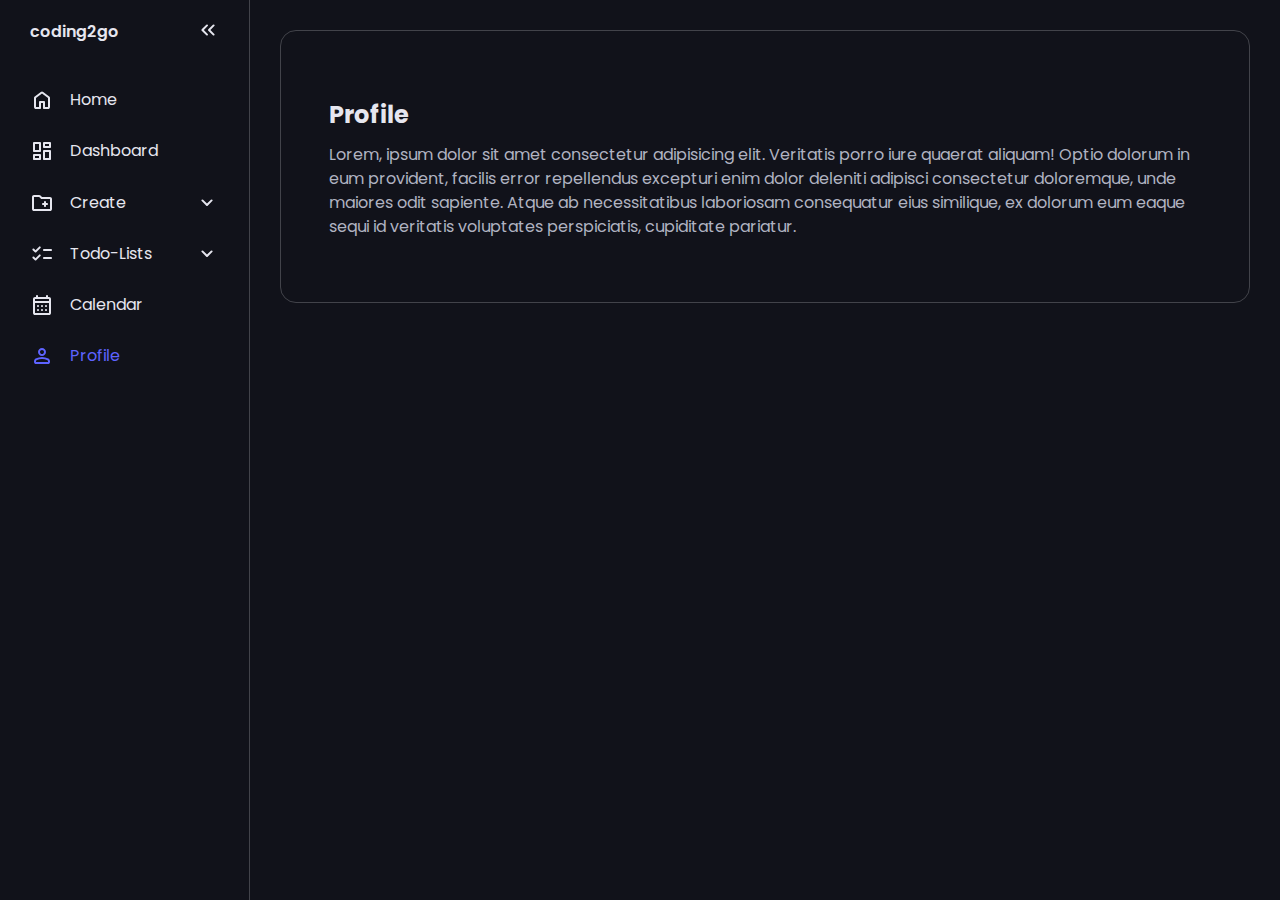
<file: profile.html>
<!DOCTYPE html>
<html lang="en">
<head>
  <meta charset="UTF-8">
  <meta name="viewport" content="width=device-width, initial-scale=1.0">
  <title>Profile</title>
  <link rel="stylesheet" href="style.css">
  <script type="text/javascript" src="app.js" defer></script>
</head>
<body>
  <nav id="sidebar">
    <ul>
      <li>
        <span class="logo">coding2go</span>
        <button onclick=toggleSidebar() id="toggle-btn">
          <svg xmlns="http://www.w3.org/2000/svg" height="24px" viewBox="0 -960 960 960" width="24px" fill="#e8eaed"><path d="m313-480 155 156q11 11 11.5 27.5T468-268q-11 11-28 11t-28-11L228-452q-6-6-8.5-13t-2.5-15q0-8 2.5-15t8.5-13l184-184q11-11 27.5-11.5T468-692q11 11 11 28t-11 28L313-480Zm264 0 155 156q11 11 11.5 27.5T732-268q-11 11-28 11t-28-11L492-452q-6-6-8.5-13t-2.5-15q0-8 2.5-15t8.5-13l184-184q11-11 27.5-11.5T732-692q11 11 11 28t-11 28L577-480Z"/></svg>
        </button>
      </li>
      <li>
        <a href="index.html">
          <svg xmlns="http://www.w3.org/2000/svg" height="24px" viewBox="0 -960 960 960" width="24px" fill="#e8eaed"><path d="M240-200h120v-200q0-17 11.5-28.5T400-440h160q17 0 28.5 11.5T600-400v200h120v-360L480-740 240-560v360Zm-80 0v-360q0-19 8.5-36t23.5-28l240-180q21-16 48-16t48 16l240 180q15 11 23.5 28t8.5 36v360q0 33-23.5 56.5T720-120H560q-17 0-28.5-11.5T520-160v-200h-80v200q0 17-11.5 28.5T400-120H240q-33 0-56.5-23.5T160-200Zm320-270Z"/></svg>
          <span>Home</span>
        </a>
      </li>
      <li>
        <a href="dashboard.html">
          <svg xmlns="http://www.w3.org/2000/svg" height="24px" viewBox="0 -960 960 960" width="24px" fill="#e8eaed"><path d="M520-640v-160q0-17 11.5-28.5T560-840h240q17 0 28.5 11.5T840-800v160q0 17-11.5 28.5T800-600H560q-17 0-28.5-11.5T520-640ZM120-480v-320q0-17 11.5-28.5T160-840h240q17 0 28.5 11.5T440-800v320q0 17-11.5 28.5T400-440H160q-17 0-28.5-11.5T120-480Zm400 320v-320q0-17 11.5-28.5T560-520h240q17 0 28.5 11.5T840-480v320q0 17-11.5 28.5T800-120H560q-17 0-28.5-11.5T520-160Zm-400 0v-160q0-17 11.5-28.5T160-360h240q17 0 28.5 11.5T440-320v160q0 17-11.5 28.5T400-120H160q-17 0-28.5-11.5T120-160Zm80-360h160v-240H200v240Zm400 320h160v-240H600v240Zm0-480h160v-80H600v80ZM200-200h160v-80H200v80Zm160-320Zm240-160Zm0 240ZM360-280Z"/></svg>
          <span>Dashboard</span>
        </a>
      </li>
      <li>
        <button onclick=toggleSubMenu(this) class="dropdown-btn">
          <svg xmlns="http://www.w3.org/2000/svg" height="24px" viewBox="0 -960 960 960" width="24px" fill="#e8eaed"><path d="M160-160q-33 0-56.5-23.5T80-240v-480q0-33 23.5-56.5T160-800h207q16 0 30.5 6t25.5 17l57 57h320q33 0 56.5 23.5T880-640v400q0 33-23.5 56.5T800-160H160Zm0-80h640v-400H447l-80-80H160v480Zm0 0v-480 480Zm400-160v40q0 17 11.5 28.5T600-320q17 0 28.5-11.5T640-360v-40h40q17 0 28.5-11.5T720-440q0-17-11.5-28.5T680-480h-40v-40q0-17-11.5-28.5T600-560q-17 0-28.5 11.5T560-520v40h-40q-17 0-28.5 11.5T480-440q0 17 11.5 28.5T520-400h40Z"/></svg>
          <span>Create</span>
          <svg xmlns="http://www.w3.org/2000/svg" height="24px" viewBox="0 -960 960 960" width="24px" fill="#e8eaed"><path d="M480-361q-8 0-15-2.5t-13-8.5L268-556q-11-11-11-28t11-28q11-11 28-11t28 11l156 156 156-156q11-11 28-11t28 11q11 11 11 28t-11 28L508-372q-6 6-13 8.5t-15 2.5Z"/></svg>
        </button>
        <ul class="sub-menu">
          <div>
            <li><a href="#">Folder</a></li>
            <li><a href="#">Document</a></li>
            <li><a href="#">Project</a></li>
          </div>
        </ul>
      </li>
      <li>
        <button onclick=toggleSubMenu(this) class="dropdown-btn">
          <svg xmlns="http://www.w3.org/2000/svg" height="24px" viewBox="0 -960 960 960" width="24px" fill="#e8eaed"><path d="m221-313 142-142q12-12 28-11.5t28 12.5q11 12 11 28t-11 28L250-228q-12 12-28 12t-28-12l-86-86q-11-11-11-28t11-28q11-11 28-11t28 11l57 57Zm0-320 142-142q12-12 28-11.5t28 12.5q11 12 11 28t-11 28L250-548q-12 12-28 12t-28-12l-86-86q-11-11-11-28t11-28q11-11 28-11t28 11l57 57Zm339 353q-17 0-28.5-11.5T520-320q0-17 11.5-28.5T560-360h280q17 0 28.5 11.5T880-320q0 17-11.5 28.5T840-280H560Zm0-320q-17 0-28.5-11.5T520-640q0-17 11.5-28.5T560-680h280q17 0 28.5 11.5T880-640q0 17-11.5 28.5T840-600H560Z"/></svg>
          <span>Todo-Lists</span>
          <svg xmlns="http://www.w3.org/2000/svg" height="24px" viewBox="0 -960 960 960" width="24px" fill="#e8eaed"><path d="M480-361q-8 0-15-2.5t-13-8.5L268-556q-11-11-11-28t11-28q11-11 28-11t28 11l156 156 156-156q11-11 28-11t28 11q11 11 11 28t-11 28L508-372q-6 6-13 8.5t-15 2.5Z"/></svg>
        </button>
        <ul class="sub-menu">
          <div>
            <li><a href="#">Work</a></li>
            <li><a href="#">Private</a></li>
            <li><a href="#">Coding</a></li>
            <li><a href="#">Gardening</a></li>
            <li><a href="#">School</a></li>
          </div>
        </ul>
      </li>
      <li>
        <a href="calendar.html">
          <svg xmlns="http://www.w3.org/2000/svg" height="24px" viewBox="0 -960 960 960" width="24px" fill="#e8eaed"><path d="M200-80q-33 0-56.5-23.5T120-160v-560q0-33 23.5-56.5T200-800h40v-40q0-17 11.5-28.5T280-880q17 0 28.5 11.5T320-840v40h320v-40q0-17 11.5-28.5T680-880q17 0 28.5 11.5T720-840v40h40q33 0 56.5 23.5T840-720v560q0 33-23.5 56.5T760-80H200Zm0-80h560v-400H200v400Zm0-480h560v-80H200v80Zm0 0v-80 80Zm280 240q-17 0-28.5-11.5T440-440q0-17 11.5-28.5T480-480q17 0 28.5 11.5T520-440q0 17-11.5 28.5T480-400Zm-160 0q-17 0-28.5-11.5T280-440q0-17 11.5-28.5T320-480q17 0 28.5 11.5T360-440q0 17-11.5 28.5T320-400Zm320 0q-17 0-28.5-11.5T600-440q0-17 11.5-28.5T640-480q17 0 28.5 11.5T680-440q0 17-11.5 28.5T640-400ZM480-240q-17 0-28.5-11.5T440-280q0-17 11.5-28.5T480-320q17 0 28.5 11.5T520-280q0 17-11.5 28.5T480-240Zm-160 0q-17 0-28.5-11.5T280-280q0-17 11.5-28.5T320-320q17 0 28.5 11.5T360-280q0 17-11.5 28.5T320-240Zm320 0q-17 0-28.5-11.5T600-280q0-17 11.5-28.5T640-320q17 0 28.5 11.5T680-280q0 17-11.5 28.5T640-240Z"/></svg>
          <span>Calendar</span>
        </a>
      </li>
      <li class="active">
        <a href="profile.html">
          <svg xmlns="http://www.w3.org/2000/svg" height="24px" viewBox="0 -960 960 960" width="24px" fill="#e8eaed"><path d="M480-480q-66 0-113-47t-47-113q0-66 47-113t113-47q66 0 113 47t47 113q0 66-47 113t-113 47ZM160-240v-32q0-34 17.5-62.5T224-378q62-31 126-46.5T480-440q66 0 130 15.5T736-378q29 15 46.5 43.5T800-272v32q0 33-23.5 56.5T720-160H240q-33 0-56.5-23.5T160-240Zm80 0h480v-32q0-11-5.5-20T700-306q-54-27-109-40.5T480-360q-56 0-111 13.5T260-306q-9 5-14.5 14t-5.5 20v32Zm240-320q33 0 56.5-23.5T560-640q0-33-23.5-56.5T480-720q-33 0-56.5 23.5T400-640q0 33 23.5 56.5T480-560Zm0-80Zm0 400Z"/></svg>
          <span>Profile</span>
        </a>
      </li>
    </ul>
  </nav>
  <main>
    <div class="container">
      <h2>Profile</h2>
      <p>Lorem, ipsum dolor sit amet consectetur adipisicing elit. Veritatis porro iure quaerat aliquam! Optio dolorum in eum provident, facilis error repellendus excepturi enim dolor deleniti adipisci consectetur doloremque, unde maiores odit sapiente. Atque ab necessitatibus laboriosam consequatur eius similique, ex dolorum eum eaque sequi id veritatis voluptates perspiciatis, cupiditate pariatur.</p>
    </div>
  </main>
</body>
</html>
</file>
<file: style.css>
@import url('https://fonts.googleapis.com/css2?family=Poppins:ital,wght@0,100;0,200;0,300;0,400;0,500;0,600;0,700;0,800;0,900;1,100;1,200;1,300;1,400;1,500;1,600;1,700;1,800;1,900&display=swap');
:root{
  --base-clr: #11121a;
  --line-clr: #42434a;
  --hover-clr: #222533;
  --text-clr: #e6e6ef;
  --accent-clr: #5e63ff;
  --secondary-text-clr: #b0b3c1;
}
*{
  margin: 0;
  padding: 0;
}
html{
  font-family: Poppins, 'Segoe UI', Tahoma, Geneva, Verdana, sans-serif;
  line-height: 1.5rem;
}
body{
  min-height: 100vh;
  min-height: 100dvh;
  background-color: var(--base-clr);
  color: var(--text-clr);
  display: grid;
  grid-template-columns: auto 1fr;
}
#sidebar{
  box-sizing: border-box;
  height: 100vh;
  width: 250px;
  padding: 5px 1em;
  background-color: var(--base-clr);
  border-right: 1px solid var(--line-clr);

  position: sticky;
  top: 0;
  align-self: start;
  transition: 300ms ease-in-out;
  overflow: hidden;
  text-wrap: nowrap;
}
#sidebar.close{
  padding: 5px;
  width: 60px;
}
#sidebar ul{
  list-style: none;
}
#sidebar > ul > li:first-child{
  display: flex;
  justify-content: flex-end;
  margin-bottom: 16px;
  .logo{
    font-weight: 600;
  }
}
#sidebar ul li.active a{
  color: var(--accent-clr);

  svg{
    fill: var(--accent-clr);
  }
}

#sidebar a, #sidebar .dropdown-btn, #sidebar .logo{
  border-radius: .5em;
  padding: .85em;
  text-decoration: none;
  color: var(--text-clr);
  display: flex;
  align-items: center;
  gap: 1em;
}
.dropdown-btn{
  width: 100%;
  text-align: left;
  background: none;
  border: none;
  font: inherit;
  cursor: pointer;
}
#sidebar svg{
  flex-shrink: 0;
  fill: var(--text-clr);
}
#sidebar a span, #sidebar .dropdown-btn span{
  flex-grow: 1;
}
#sidebar a:hover, #sidebar .dropdown-btn:hover{
  background-color: var(--hover-clr);
}
#sidebar .sub-menu{
  display: grid;
  grid-template-rows: 0fr;
  transition: 300ms ease-in-out;

  > div{
    overflow: hidden;
  }
}
#sidebar .sub-menu.show{
  grid-template-rows: 1fr;
}
.dropdown-btn svg{
  transition: 200ms ease;
}
.rotate svg:last-child{
  rotate: 180deg;
}
#sidebar .sub-menu a{
  padding-left: 2em;
}
#toggle-btn{
  margin-left: auto;
  padding: 1em;
  border: none;
  border-radius: .5em;
  background: none;
  cursor: pointer;

  svg{
    transition: rotate 150ms ease;
  }
}
#toggle-btn:hover{
  background-color: var(--hover-clr);
}

main{
  padding: min(30px, 7%);
}
main p{
  color: var(--secondary-text-clr);
  margin-top: 5px;
  margin-bottom: 15px;
}
.container{
  border: 1px solid var(--line-clr);
  border-radius: 1em;
  margin-bottom: 20px;
  padding: min(3em, 15%);

  h2, p { margin-top: 1em }
}

@media(max-width: 800px){
  body{
    grid-template-columns: 1fr;
  }
  main{
    padding: 2em 1em 60px 1em;
  }
  .container{
    border: none;
    padding: 0;
  }
  #sidebar{
    height: 60px;
    width: 100%;
    border-right: none;
    border-top: 1px solid var(--line-clr);
    padding: 0;
    position: fixed;
    top: unset;
    bottom: 0;

    > ul{
      padding: 0;
      display: grid;
      grid-auto-columns: 60px;
      grid-auto-flow: column;
      align-items: center;
      overflow-x: scroll;
    }
    ul li{
      height: 100%;
    }
    ul a, ul .dropdown-btn{
      width: 60px;
      height: 60px;
      padding: 0;
      border-radius: 0;
      justify-content: center;
    }

    ul li span, ul li:first-child, .dropdown-btn svg:last-child{
      display: none;
    }

    ul li .sub-menu.show{
      position: fixed;
      bottom: 60px;
      left: 0;
      box-sizing: border-box;
      height: 60px;
      width: 100%;
      background-color: var(--hover-clr);
      border-top: 1px solid var(--line-clr);
      display: flex;
      justify-content: center;

      > div{
        overflow-x: auto;
      }
      li{
        display: inline-flex;
      }
      a{
        box-sizing: border-box;
        padding: 1em;
        width: auto;
        justify-content: center;
      }
    }
  }
}
</file>
